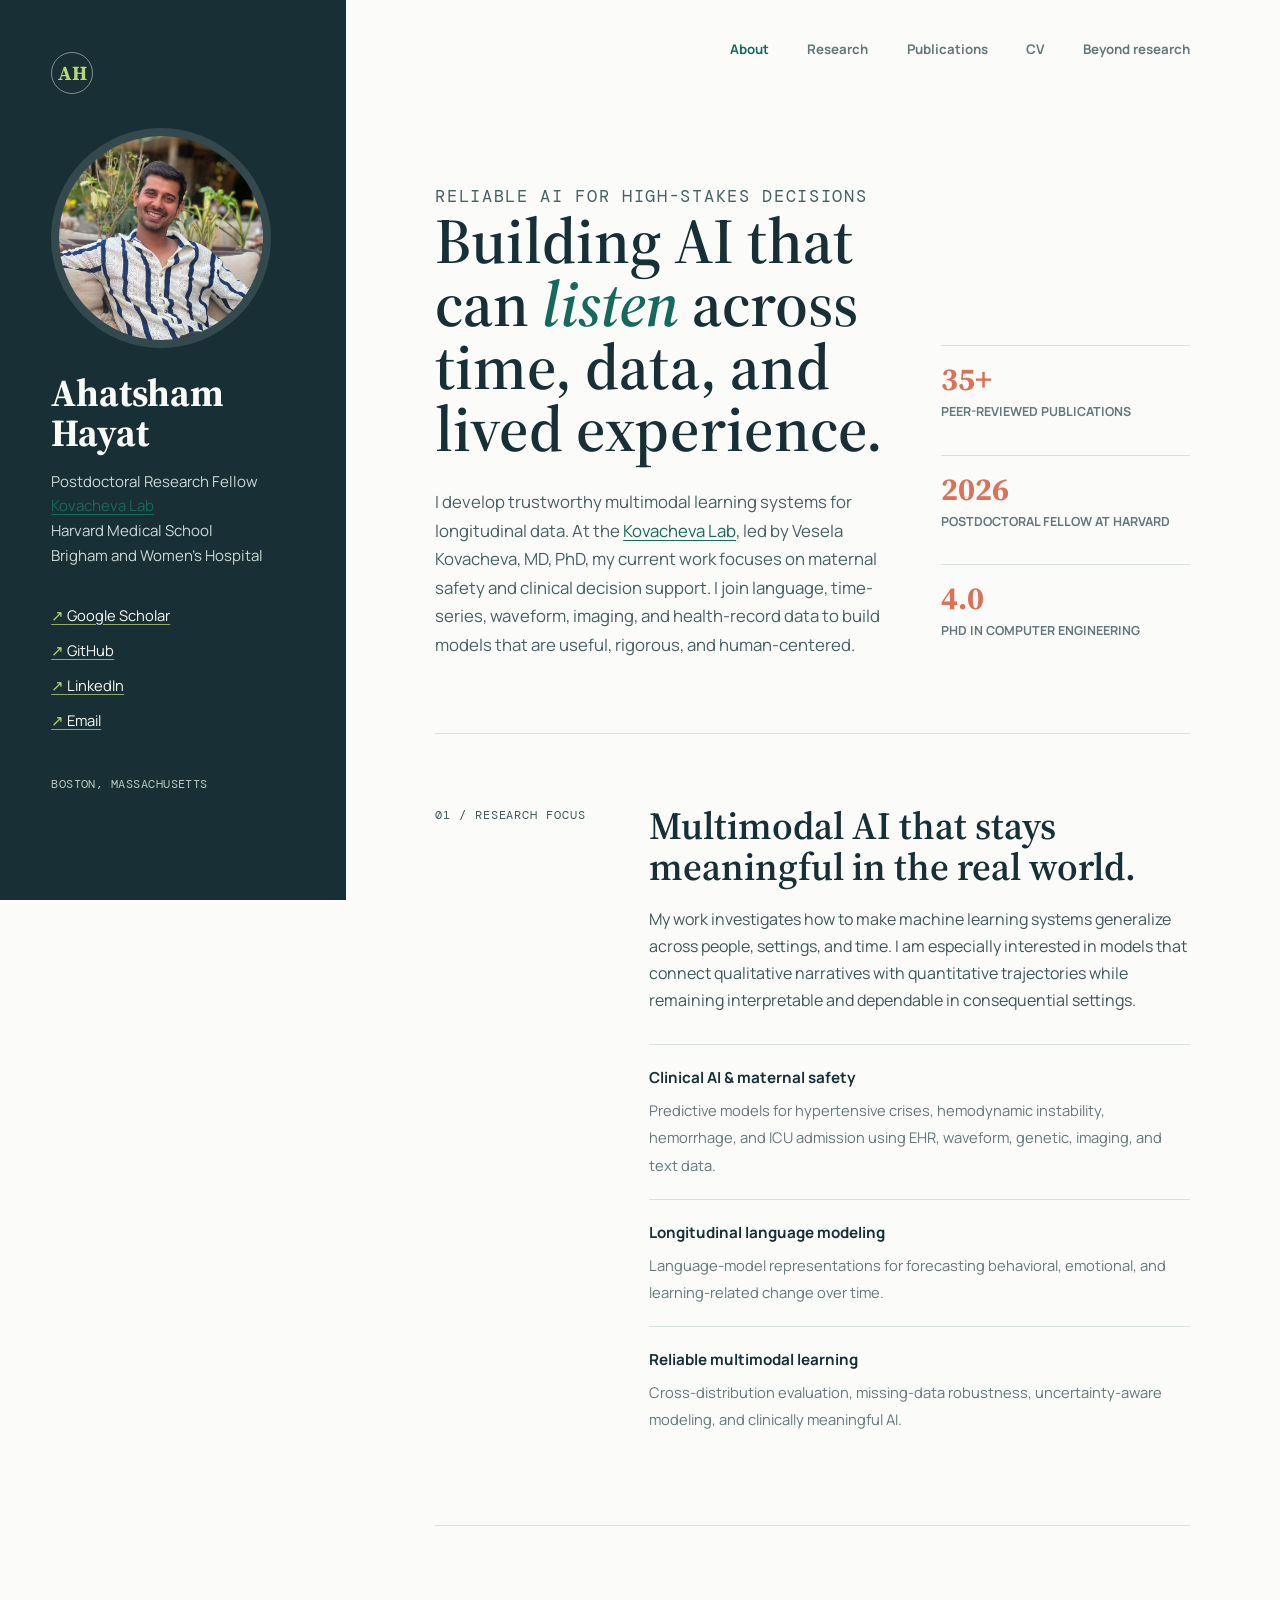
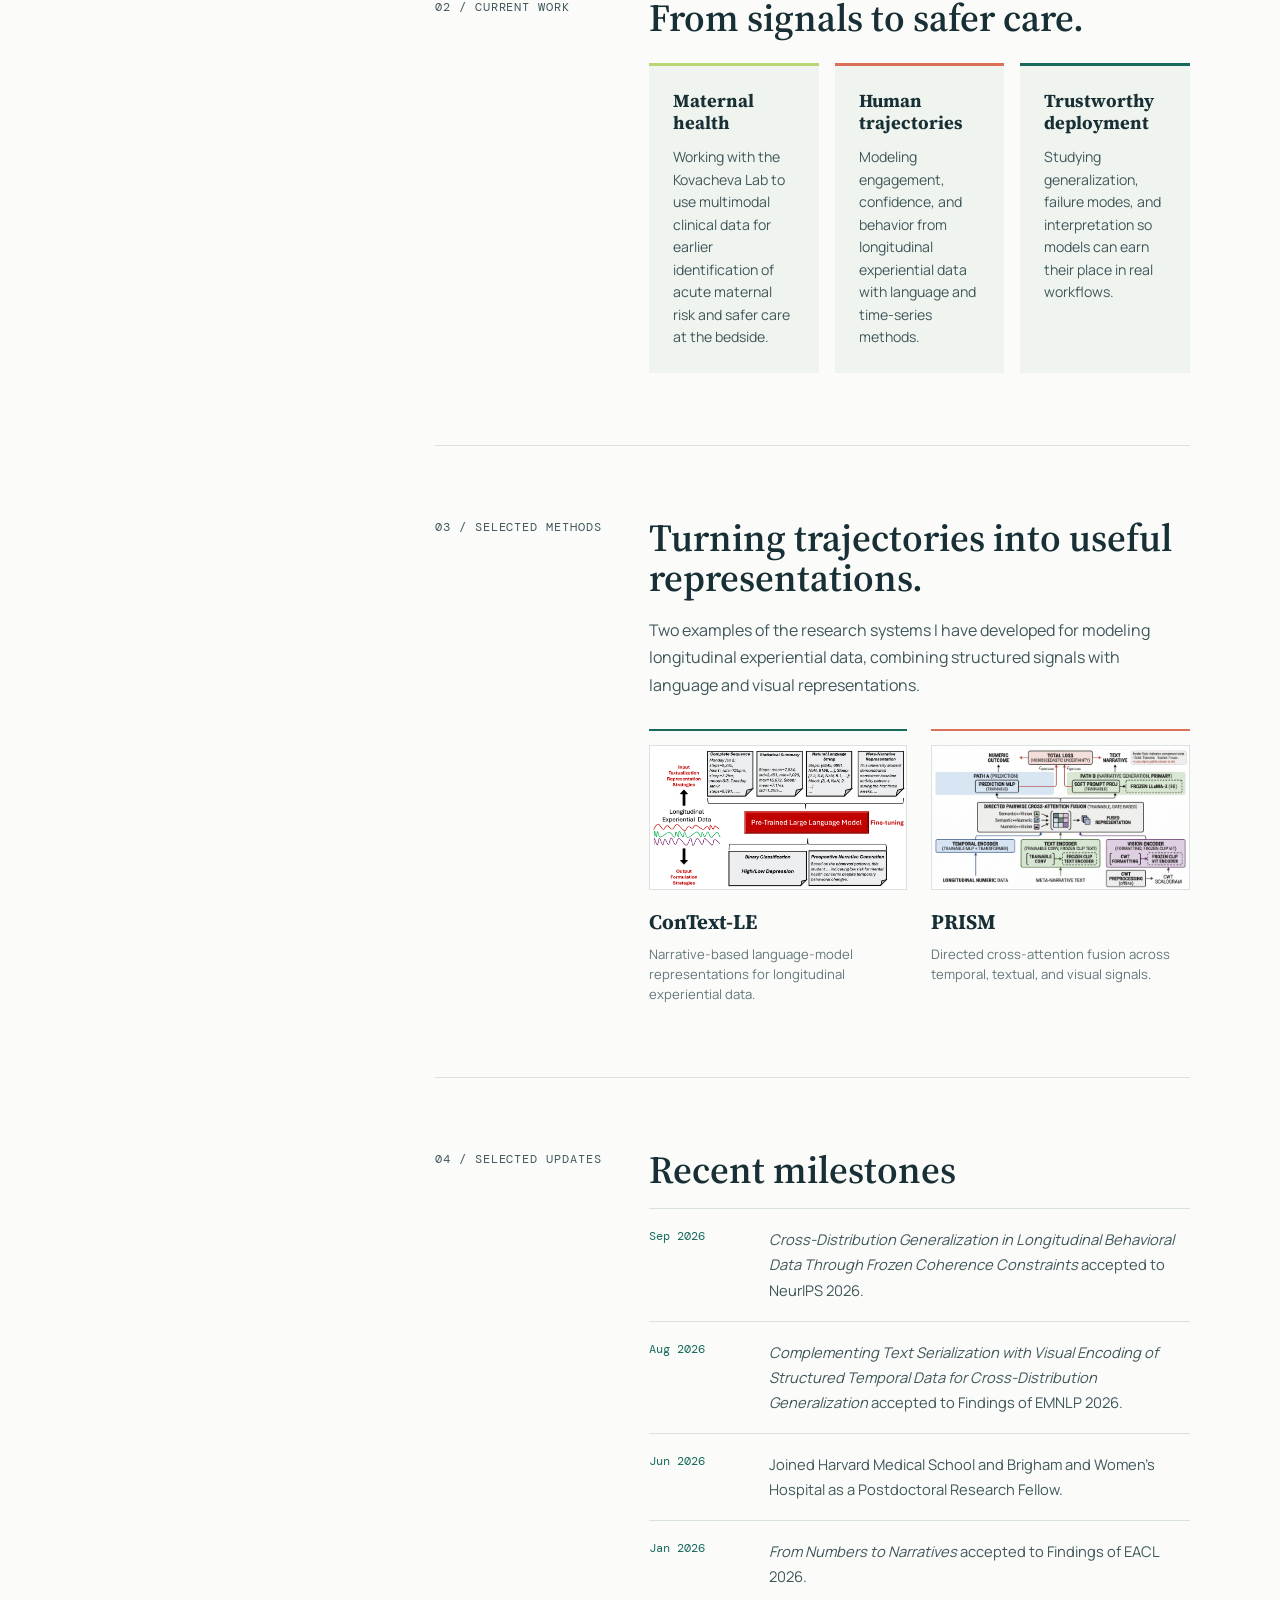
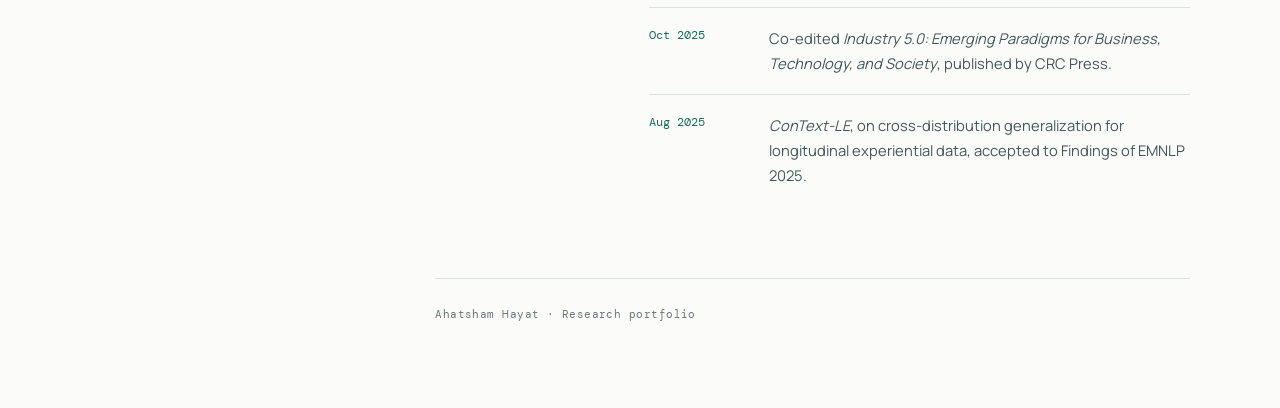
<file: index.html>
<!DOCTYPE html>
<html lang="en">
<head>
    <meta charset="UTF-8">
    <meta name="viewport" content="width=device-width, initial-scale=1.0">
    <meta name="description" content="Ahatsham Hayat is a postdoctoral research fellow building reliable multimodal AI systems for clinical and longitudinal data.">
    <title>Ahatsham Hayat | Researcher in AI</title>
    <link rel="stylesheet" href="styles.css">
</head>
<body>
    <div class="site-shell">
        <aside class="profile-panel">
            <span class="monogram" aria-hidden="true">AH</span>
            <img src="ahatsham.jpeg" alt="Portrait of Ahatsham Hayat" class="profile-photo">
            <h1>Ahatsham<br>Hayat</h1>
            <p class="role">Postdoctoral Research Fellow<br><a href="https://kovachevalab.bwh.harvard.edu/" target="_blank" rel="noopener noreferrer">Kovacheva Lab</a><br>Harvard Medical School<br>Brigham and Women's Hospital</p>
            <div class="profile-links">
                <a href="https://scholar.google.com/citations?user=P-MrocsAAAAJ&amp;hl=en" target="_blank" rel="noopener noreferrer">Google Scholar</a>
                <a href="https://github.com/Ahatsham" target="_blank" rel="noopener noreferrer">GitHub</a>
                <a href="https://www.linkedin.com/in/ahatsham-hayat-a344bb59" target="_blank" rel="noopener noreferrer">LinkedIn</a>
                <a href="mailto:afnu@bwh.harvard.edu">Email</a>
            </div>
            <p class="panel-note">Boston, Massachusetts</p>
        </aside>
        <div class="content-panel">
            <nav class="site-nav" aria-label="Primary navigation">
                <a href="index.html" aria-current="page">About</a>
                <a href="research.html">Research</a>
                <a href="publications.html">Publications</a>
                <a href="Ahatsham_CV.pdf" target="_blank" rel="noopener noreferrer">CV</a>
                <a href="about.html">Beyond research</a>
            </nav>
            <main class="site-main">
                <section class="hero">
                    <div class="hero-copy">
                        <p class="eyebrow">Reliable AI for high-stakes decisions</p>
                        <h1>Building AI that can <em>listen</em> across time, data, and lived experience.</h1>
                        <p>I develop trustworthy multimodal learning systems for longitudinal data. At the <a href="https://kovachevalab.bwh.harvard.edu/" target="_blank" rel="noopener noreferrer">Kovacheva Lab</a>, led by Vesela Kovacheva, MD, PhD, my current work focuses on maternal safety and clinical decision support. I join language, time-series, waveform, imaging, and health-record data to build models that are useful, rigorous, and human-centered.</p>
                    </div>
                    <div class="hero-stats" aria-label="Career highlights">
                        <div class="stat"><strong>35+</strong><span>Peer-reviewed publications</span></div>
                        <div class="stat"><strong>2026</strong><span>Postdoctoral fellow at Harvard</span></div>
                        <div class="stat"><strong>4.0</strong><span>PhD in Computer Engineering</span></div>
                    </div>
                </section>
                <section class="section">
                    <div class="section-grid">
                        <p class="section-kicker">01 / Research focus</p>
                        <div>
                            <h2>Multimodal AI that stays meaningful in the real world.</h2>
                            <p>My work investigates how to make machine learning systems generalize across people, settings, and time. I am especially interested in models that connect qualitative narratives with quantitative trajectories while remaining interpretable and dependable in consequential settings.</p>
                            <ul class="research-list">
                                <li><strong>Clinical AI &amp; maternal safety</strong><span>Predictive models for hypertensive crises, hemodynamic instability, hemorrhage, and ICU admission using EHR, waveform, genetic, imaging, and text data.</span></li>
                                <li><strong>Longitudinal language modeling</strong><span>Language-model representations for forecasting behavioral, emotional, and learning-related change over time.</span></li>
                                <li><strong>Reliable multimodal learning</strong><span>Cross-distribution evaluation, missing-data robustness, uncertainty-aware modeling, and clinically meaningful AI.</span></li>
                            </ul>
                        </div>
                    </div>
                </section>
                <section class="section">
                    <div class="section-grid">
                        <p class="section-kicker">02 / Current work</p>
                        <div>
                            <h2>From signals to safer care.</h2>
                            <div class="feature-grid">
                                <article class="feature"><h3>Maternal health</h3><p>Working with the Kovacheva Lab to use multimodal clinical data for earlier identification of acute maternal risk and safer care at the bedside.</p></article>
                                <article class="feature"><h3>Human trajectories</h3><p>Modeling engagement, confidence, and behavior from longitudinal experiential data with language and time-series methods.</p></article>
                                <article class="feature"><h3>Trustworthy deployment</h3><p>Studying generalization, failure modes, and interpretation so models can earn their place in real workflows.</p></article>
                            </div>
                        </div>
                    </div>
                </section>
                <section class="section">
                    <div class="section-grid">
                        <p class="section-kicker">03 / Selected methods</p>
                        <div>
                            <h2>Turning trajectories into useful representations.</h2>
                            <p>Two examples of the research systems I have developed for modeling longitudinal experiential data, combining structured signals with language and visual representations.</p>
                            <div class="methods-grid">
                                <figure class="method-figure">
                                    <img src="ConText-LE-Framework.jpg" alt="ConText-LE framework for representing longitudinal experiential data with language models">
                                    <figcaption><strong>ConText-LE</strong><span>Narrative-based language-model representations for longitudinal experiential data.</span></figcaption>
                                </figure>
                                <figure class="method-figure">
                                    <img src="PRSIM.png" alt="PRISM multimodal architecture combining temporal, text, and visual encoders">
                                    <figcaption><strong>PRISM</strong><span>Directed cross-attention fusion across temporal, textual, and visual signals.</span></figcaption>
                                </figure>
                            </div>
                        </div>
                    </div>
                </section>
                <section class="section">
                    <div class="section-grid">
                        <p class="section-kicker">04 / Selected updates</p>
                        <div>
                            <h2>Recent milestones</h2>
                            <ul class="updates">
                                <li><time datetime="2026-9">Sep 2026</time><span><em>Cross-Distribution Generalization in Longitudinal Behavioral Data Through Frozen Coherence Constraints</em> accepted to NeurIPS 2026.</span></li>
                                <li><time datetime="2026-8">Aug 2026</time><span><em>Complementing Text Serialization with Visual Encoding of Structured Temporal Data for Cross-Distribution Generalization</em> accepted to Findings of EMNLP 2026.</span></li>
                                <li><time datetime="2026-06">Jun 2026</time><span>Joined Harvard Medical School and Brigham and Women's Hospital as a Postdoctoral Research Fellow.</span></li>
                                <li><time datetime="2026-01">Jan 2026</time><span><em>From Numbers to Narratives</em> accepted to Findings of EACL 2026.</span></li>
                                <li><time datetime="2025-10">Oct 2025</time><span>Co-edited <em>Industry 5.0: Emerging Paradigms for Business, Technology, and Society</em>, published by CRC Press.</span></li>
                                <li><time datetime="2025-08">Aug 2025</time><span><em>ConText-LE</em>, on cross-distribution generalization for longitudinal experiential data, accepted to Findings of EMNLP 2025.</span></li>
                            </ul>
                        </div>
                    </div>
                </section>
                <footer class="site-footer">Ahatsham Hayat &middot; Research portfolio</footer>
            </main>
        </div>
    </div>
</body>
</html>
</file>
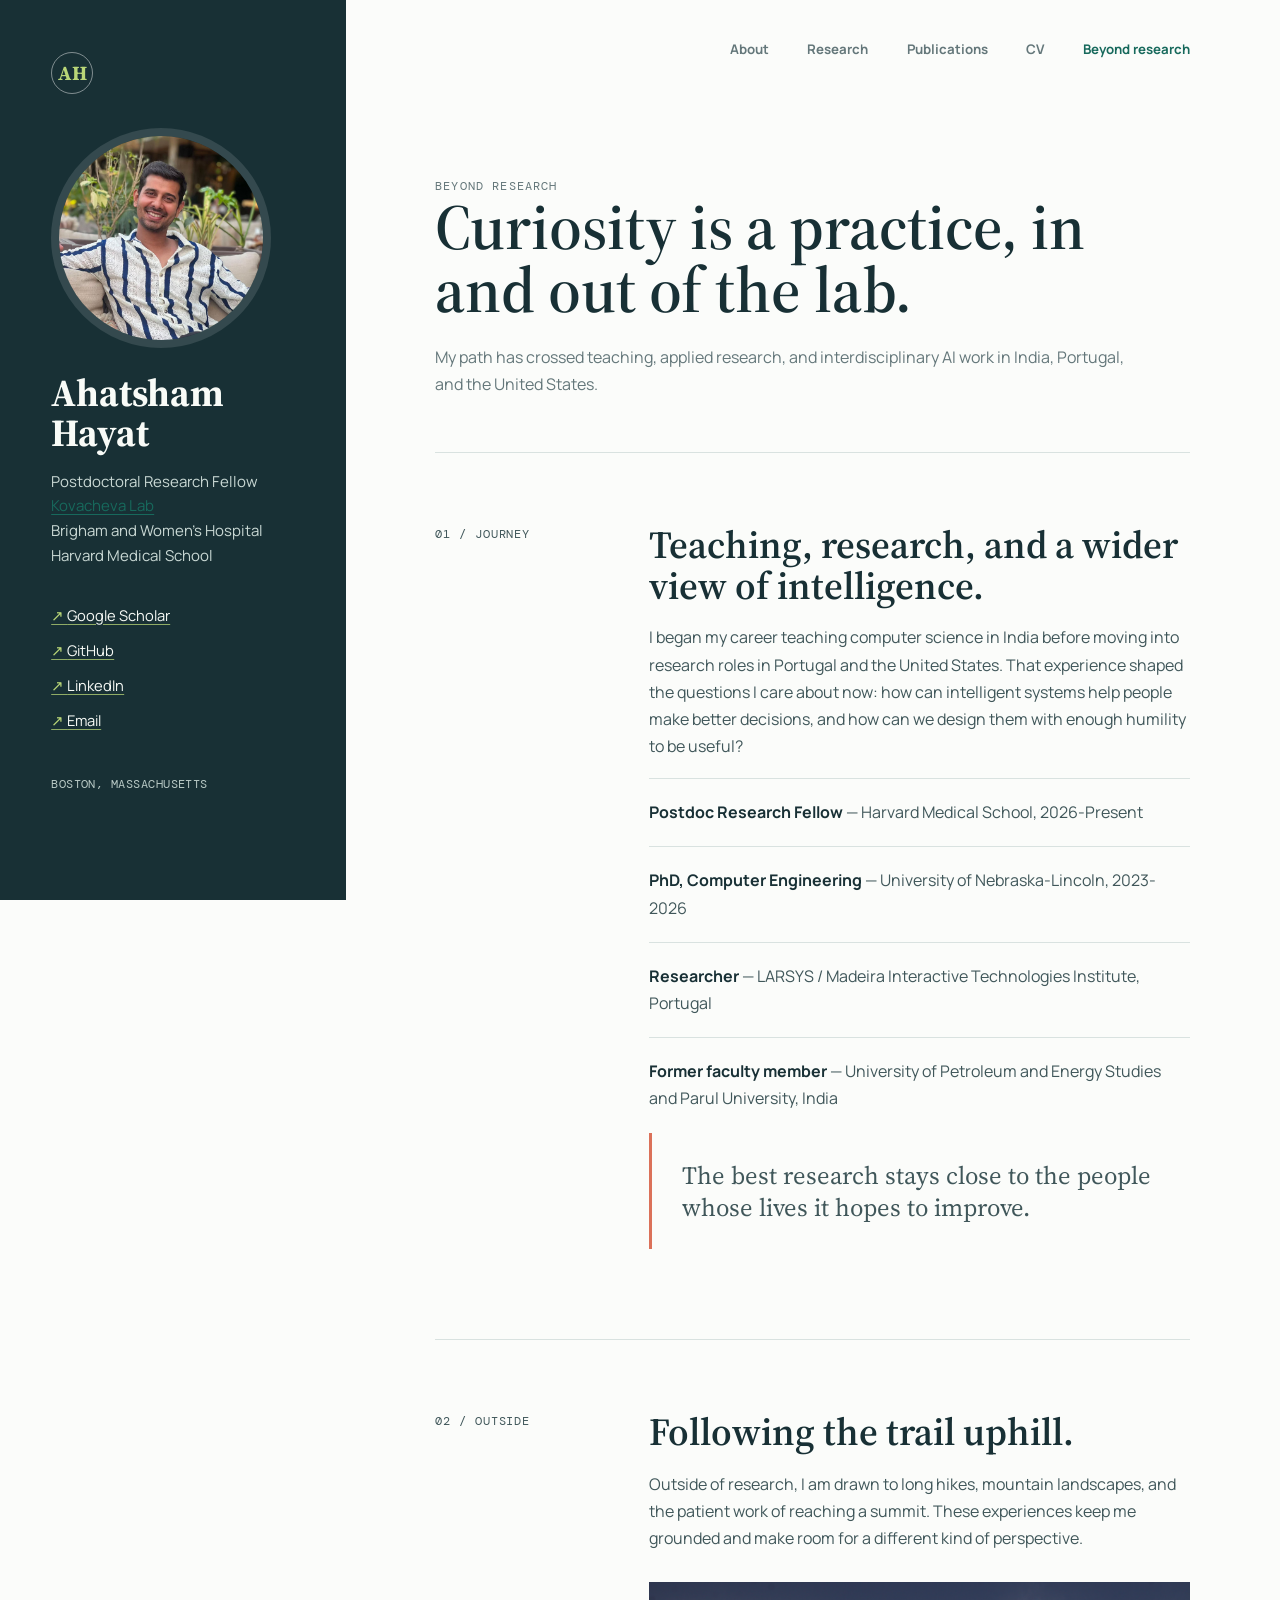
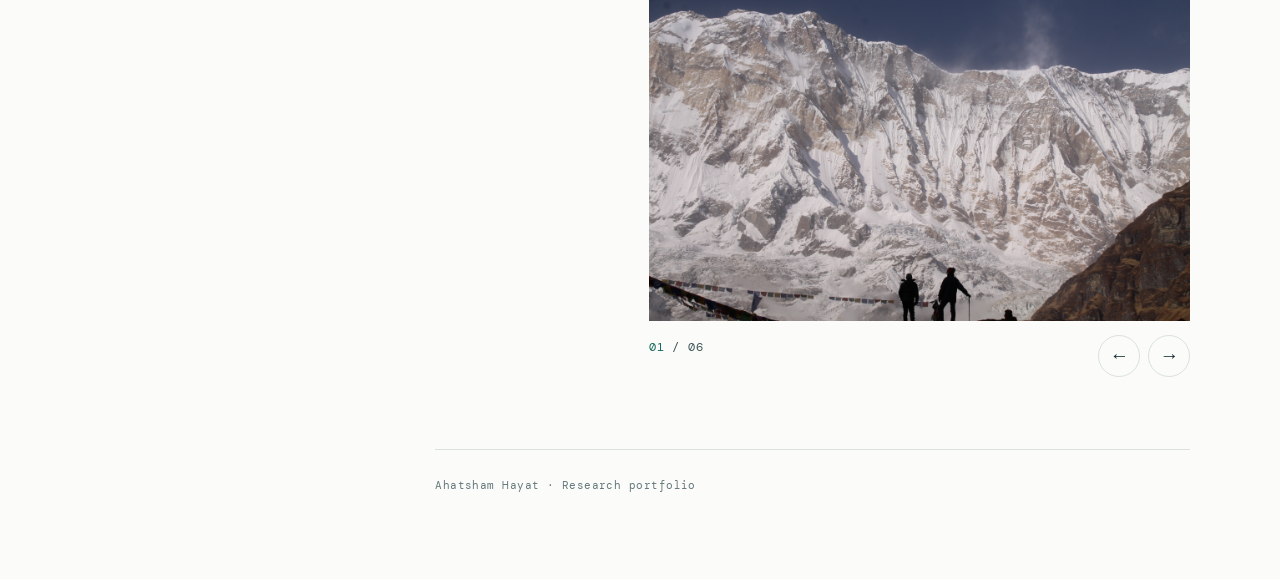
<file: about.html>
<!DOCTYPE html>
<html lang="en">
<head>
    <meta charset="UTF-8">
    <meta name="viewport" content="width=device-width, initial-scale=1.0">
    <meta name="description" content="Academic journey and outdoor pursuits of Ahatsham Hayat.">
    <title>Beyond Research | Ahatsham Hayat</title>
    <link rel="stylesheet" href="styles.css">
</head>
<body>
    <div class="site-shell">
        <aside class="profile-panel">
            <span class="monogram" aria-hidden="true">AH</span>
            <img src="ahatsham.jpeg" alt="Portrait of Ahatsham Hayat" class="profile-photo">
            <h1>Ahatsham<br>Hayat</h1>
            <p class="role">Postdoctoral Research Fellow<br><a href="https://kovachevalab.bwh.harvard.edu/" target="_blank" rel="noopener noreferrer">Kovacheva Lab</a><br>Brigham and Women's Hospital<br>Harvard Medical School</p>
            <div class="profile-links">
                <a href="https://scholar.google.com/citations?user=P-MrocsAAAAJ&amp;hl=en" target="_blank" rel="noopener noreferrer">Google Scholar</a>
                <a href="https://github.com/Ahatsham" target="_blank" rel="noopener noreferrer">GitHub</a>
                <a href="https://www.linkedin.com/in/ahatsham-hayat-a344bb59" target="_blank" rel="noopener noreferrer">LinkedIn</a>
                <a href="mailto:afnu@bwh.harvard.edu">Email</a>
            </div>
            <p class="panel-note">Boston, Massachusetts</p>
        </aside>
        <div class="content-panel">
            <nav class="site-nav" aria-label="Primary navigation">
                <a href="index.html">About</a>
                <a href="research.html">Research</a>
                <a href="publications.html">Publications</a>
                <a href="Ahatsham_CV.pdf" target="_blank" rel="noopener noreferrer">CV</a>
                <a href="about.html" aria-current="page">Beyond research</a>
            </nav>
            <main class="site-main">
                <header class="page-title">
                    <p class="eyebrow">Beyond research</p>
                    <h1>Curiosity is a practice, in and out of the lab.</h1>
                    <p>My path has crossed teaching, applied research, and interdisciplinary AI work in India, Portugal, and the United States.</p>
                </header>
                <section class="section">
                    <div class="section-grid">
                        <p class="section-kicker">01 / Journey</p>
                        <div>
                            <h2>Teaching, research, and a wider view of intelligence.</h2>
                            <p>I began my career teaching computer science in India before moving into research roles in Portugal and the United States. That experience shaped the questions I care about now: how can intelligent systems help people make better decisions, and how can we design them with enough humility to be useful?</p>
                            <ul class="detail-list">
                                <li><strong>Postdoc Research Fellow</strong> &mdash; Harvard Medical School, 2026-Present</li>
                                <li><strong>PhD, Computer Engineering</strong> &mdash; University of Nebraska-Lincoln, 2023-2026</li>
                                <li><strong>Researcher</strong> &mdash; LARSYS / Madeira Interactive Technologies Institute, Portugal</li>
                                <li><strong>Former faculty member</strong> &mdash; University of Petroleum and Energy Studies and Parul University, India</li>
                            </ul>
                            <p class="pull-quote">The best research stays close to the people whose lives it hopes to improve.</p>
                        </div>
                    </div>
                </section>
                <section class="section">
                    <div class="section-grid">
                        <p class="section-kicker">02 / Outside</p>
                        <div>
                            <h2>Following the trail uphill.</h2>
                            <p>Outside of research, I am drawn to long hikes, mountain landscapes, and the patient work of reaching a summit. These experiences keep me grounded and make room for a different kind of perspective.</p>
                            <div class="trail-carousel" data-slider aria-roledescription="carousel" aria-label="Mountain and hiking photographs">
                                <div class="trail-viewport">
                                    <div class="trail-track">
                                        <figure class="trail-slide"><img src="Image-3.JPG" alt="Hikers in a green field overlooking a town"></figure>
                                        <figure class="trail-slide"><img src="Ahatsham_24.jpg" alt="Ahatsham Hayat on a mountain summit"></figure>
                                        <figure class="trail-slide"><img src="Image-1.jpg" alt="Mountain landscape viewed during a hike"></figure>
                                        <figure class="trail-slide"><img src="10.jpg" alt="Mountain slope with a snow patch"></figure>
                                        <figure class="trail-slide"><img src="Image-2.jpg" alt="Mountain landscape during a hike"></figure>
                                        <figure class="trail-slide"><img src="Ahatsham_8.jpg" alt="Hikers framed by mountain scenery"></figure>
                                    </div>
                                </div>
                                <div class="trail-controls">
                                    <p class="trail-count" aria-live="polite"><span data-slide-current>01</span> / 06</p>
                                    <div>
                                        <button class="trail-button" type="button" data-slider-previous aria-label="Previous photograph">&#8592;</button>
                                        <button class="trail-button" type="button" data-slider-next aria-label="Next photograph">&#8594;</button>
                                    </div>
                                </div>
                            </div>
                        </div>
                    </div>
                </section>
                <footer class="site-footer">Ahatsham Hayat &middot; Research portfolio</footer>
            </main>
        </div>
    </div>
    <script src="about-slider.js"></script>
</body>
</html>
</file>
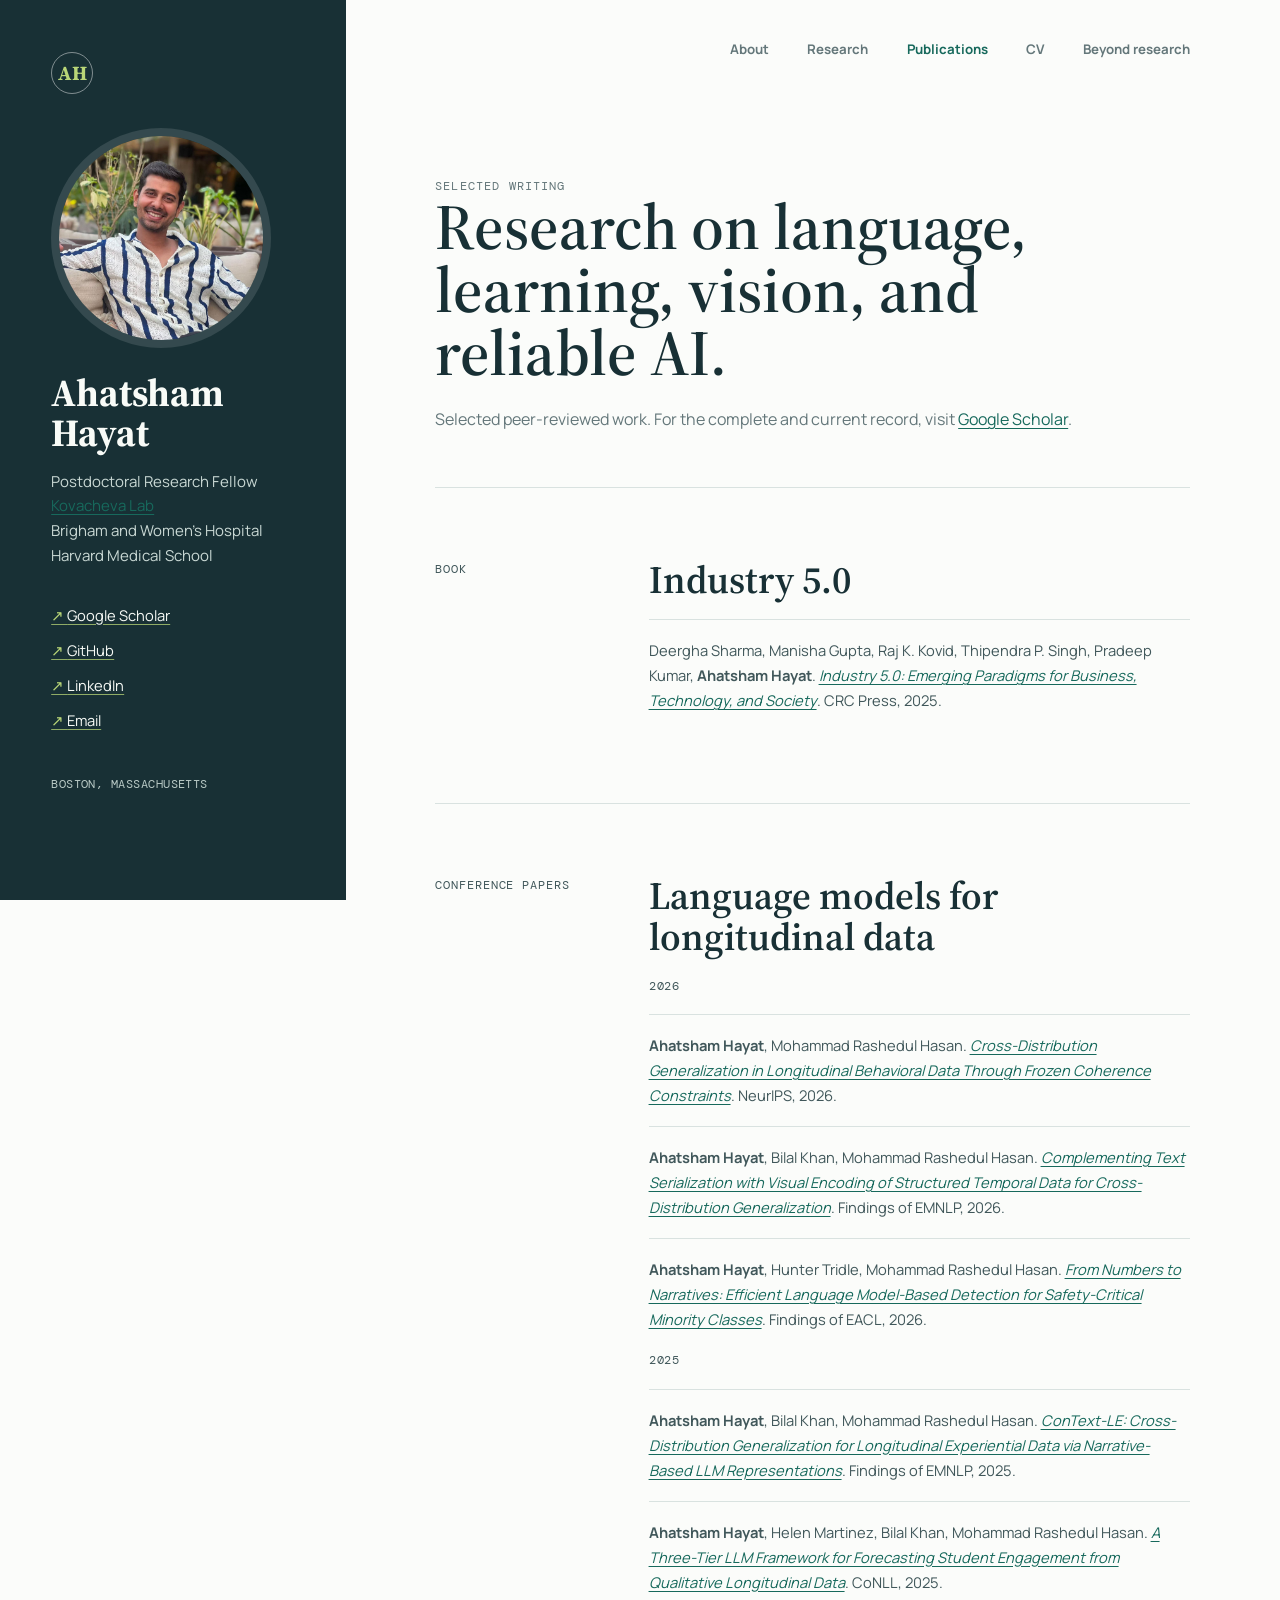
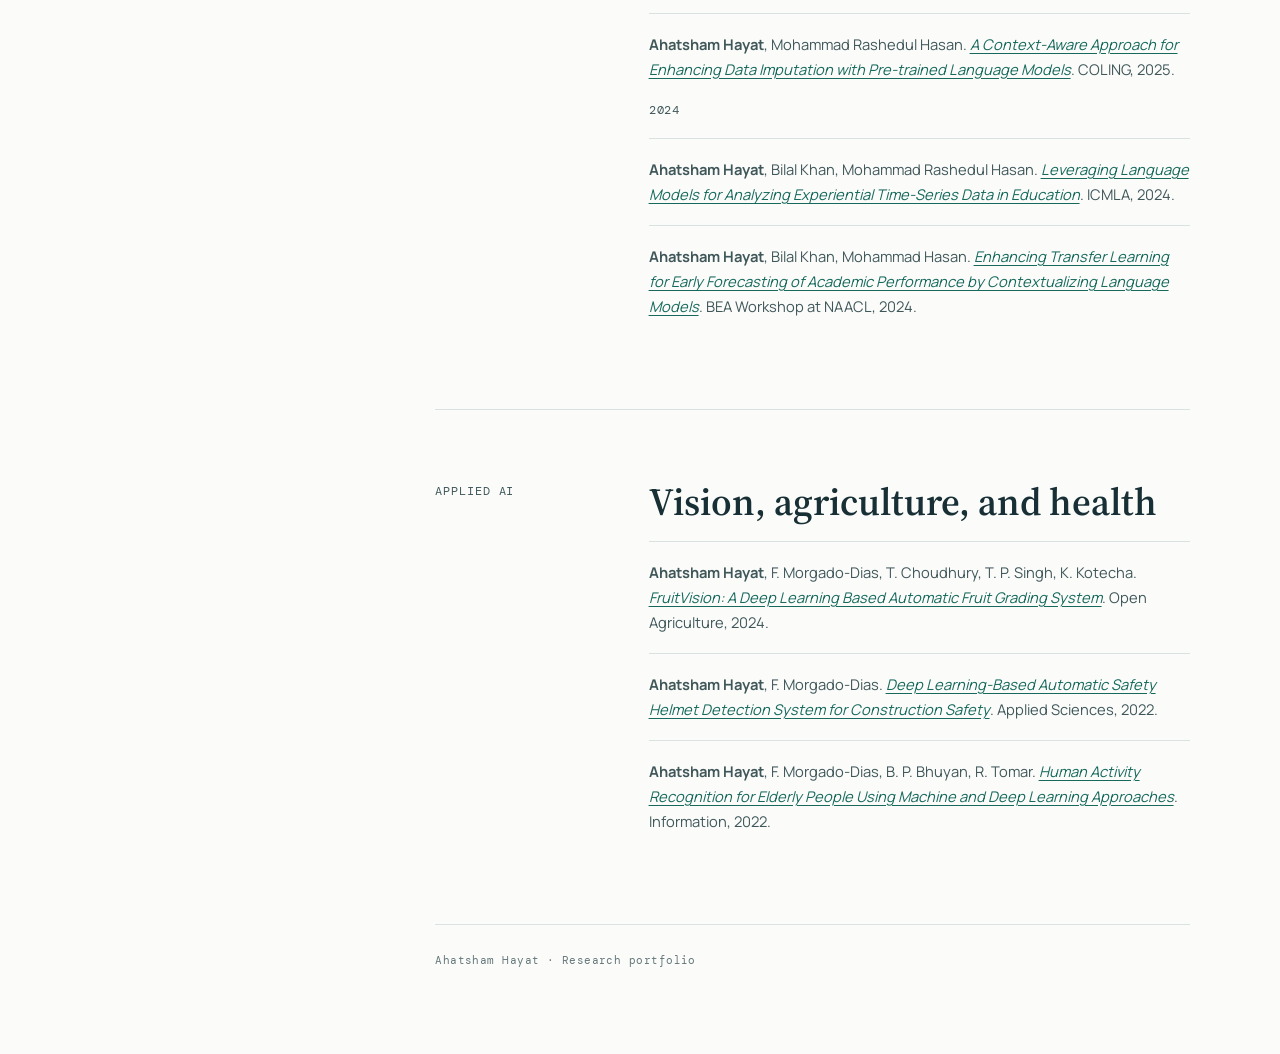
<file: publications.html>
<!DOCTYPE html>
<html lang="en">
<head>
    <meta charset="UTF-8">
    <meta name="viewport" content="width=device-width, initial-scale=1.0">
    <meta name="description" content="Selected publications by Ahatsham Hayat in AI, natural language processing, and multimodal learning.">
    <title>Publications | Ahatsham Hayat</title>
    <link rel="stylesheet" href="styles.css">
</head>
<body>
    <div class="site-shell">
        <aside class="profile-panel">
            <span class="monogram" aria-hidden="true">AH</span>
            <img src="ahatsham.jpeg" alt="Portrait of Ahatsham Hayat" class="profile-photo">
            <h1>Ahatsham<br>Hayat</h1>
            <p class="role">Postdoctoral Research Fellow<br><a href="https://kovachevalab.bwh.harvard.edu/" target="_blank" rel="noopener noreferrer">Kovacheva Lab</a><br>Brigham and Women's Hospital<br>Harvard Medical School</p>
            <div class="profile-links">
                <a href="https://scholar.google.com/citations?user=P-MrocsAAAAJ&amp;hl=en" target="_blank" rel="noopener noreferrer">Google Scholar</a>
                <a href="https://github.com/Ahatsham" target="_blank" rel="noopener noreferrer">GitHub</a>
                <a href="https://www.linkedin.com/in/ahatsham-hayat-a344bb59" target="_blank" rel="noopener noreferrer">LinkedIn</a>
                <a href="mailto:afnu@bwh.harvard.edu">Email</a>
            </div>
            <p class="panel-note">Boston, Massachusetts</p>
        </aside>
        <div class="content-panel">
            <nav class="site-nav" aria-label="Primary navigation">
                <a href="index.html">About</a>
                <a href="research.html">Research</a>
                <a href="publications.html" aria-current="page">Publications</a>
                <a href="Ahatsham_CV.pdf" target="_blank" rel="noopener noreferrer">CV</a>
                <a href="about.html">Beyond research</a>
            </nav>
            <main class="site-main">
                <header class="page-title">
                    <p class="eyebrow">Selected writing</p>
                    <h1>Research on language, learning, vision, and reliable AI.</h1>
                    <p>Selected peer-reviewed work. For the complete and current record, visit <a href="https://scholar.google.com/citations?user=P-MrocsAAAAJ&amp;hl=en" target="_blank" rel="noopener noreferrer">Google Scholar</a>.</p>
                </header>
                <section class="section">
                    <div class="section-grid">
                        <p class="section-kicker">Book</p>
                        <div>
                            <h2>Industry 5.0</h2>
                            <ul class="publication-list">
                                <li>Deergha Sharma, Manisha Gupta, Raj K. Kovid, Thipendra P. Singh, Pradeep Kumar, <strong>Ahatsham Hayat</strong>. <a href="https://books.google.co.in/books?hl=en&amp;lr=&amp;id=5O2VEQAAQBAJ" target="_blank" rel="noopener noreferrer"><em>Industry 5.0: Emerging Paradigms for Business, Technology, and Society</em></a>. CRC Press, 2025.</li>
                            </ul>
                        </div>
                    </div>
                </section>
                <section class="section">
                    <div class="section-grid">
                        <p class="section-kicker">Conference papers</p>
                        <div>
                            <h2>Language models for longitudinal data</h2>
                            <p class="publication-year">2026</p>
                            <ul class="publication-list">
                                <li><strong>Ahatsham Hayat</strong>, Mohammad Rashedul Hasan. <a href="https://neurips.cc/Conferences/2026" target="_blank" rel="noopener noreferrer"><em>Cross-Distribution Generalization in Longitudinal Behavioral Data Through Frozen Coherence Constraints</em></a>. NeurIPS, 2026.</li>
                                <li><strong>Ahatsham Hayat</strong>, Bilal Khan, Mohammad Rashedul Hasan. <a href="https://2026.emnlp.org/" target="_blank" rel="noopener noreferrer"><em>Complementing Text Serialization with Visual Encoding of Structured Temporal Data for Cross-Distribution Generalization</em></a>. Findings of EMNLP, 2026.</li>
                                <li><strong>Ahatsham Hayat</strong>, Hunter Tridle, Mohammad Rashedul Hasan. <a href="https://2026.eacl.org/" target="_blank" rel="noopener noreferrer"><em>From Numbers to Narratives: Efficient Language Model-Based Detection for Safety-Critical Minority Classes</em></a>. Findings of EACL, 2026.</li>
                            </ul>
                            <p class="publication-year">2025</p>
                            <ul class="publication-list">
                                <li><strong>Ahatsham Hayat</strong>, Bilal Khan, Mohammad Rashedul Hasan. <a href="https://2025.emnlp.org/" target="_blank" rel="noopener noreferrer"><em>ConText-LE: Cross-Distribution Generalization for Longitudinal Experiential Data via Narrative-Based LLM Representations</em></a>. Findings of EMNLP, 2025.</li>
                                <li><strong>Ahatsham Hayat</strong>, Helen Martinez, Bilal Khan, Mohammad Rashedul Hasan. <a href="https://aclanthology.org/2025.conll-1.22/" target="_blank" rel="noopener noreferrer"><em>A Three-Tier LLM Framework for Forecasting Student Engagement from Qualitative Longitudinal Data</em></a>. CoNLL, 2025.</li>
                                <li><strong>Ahatsham Hayat</strong>, Mohammad Rashedul Hasan. <a href="https://aclanthology.org/2025.coling-main.380/" target="_blank" rel="noopener noreferrer"><em>A Context-Aware Approach for Enhancing Data Imputation with Pre-trained Language Models</em></a>. COLING, 2025.</li>
                            </ul>
                            <p class="publication-year">2024</p>
                            <ul class="publication-list">
                                <li><strong>Ahatsham Hayat</strong>, Bilal Khan, Mohammad Rashedul Hasan. <a href="https://arxiv.org/pdf/2503.21617" target="_blank" rel="noopener noreferrer"><em>Leveraging Language Models for Analyzing Experiential Time-Series Data in Education</em></a>. ICMLA, 2024.</li>
                                <li><strong>Ahatsham Hayat</strong>, Bilal Khan, Mohammad Hasan. <a href="https://aclanthology.org/2024.bea-1.13/" target="_blank" rel="noopener noreferrer"><em>Enhancing Transfer Learning for Early Forecasting of Academic Performance by Contextualizing Language Models</em></a>. BEA Workshop at NAACL, 2024.</li>
                            </ul>
                        </div>
                    </div>
                </section>
                <section class="section">
                    <div class="section-grid">
                        <p class="section-kicker">Applied AI</p>
                        <div>
                            <h2>Vision, agriculture, and health</h2>
                            <ul class="publication-list">
                                <li><strong>Ahatsham Hayat</strong>, F. Morgado-Dias, T. Choudhury, T. P. Singh, K. Kotecha. <a href="https://doi.org/10.1515/opag-2022-0276" target="_blank" rel="noopener noreferrer"><em>FruitVision: A Deep Learning Based Automatic Fruit Grading System</em></a>. Open Agriculture, 2024.</li>
                                <li><strong>Ahatsham Hayat</strong>, F. Morgado-Dias. <a href="https://doi.org/10.3390/app12168268" target="_blank" rel="noopener noreferrer"><em>Deep Learning-Based Automatic Safety Helmet Detection System for Construction Safety</em></a>. Applied Sciences, 2022.</li>
                                <li><strong>Ahatsham Hayat</strong>, F. Morgado-Dias, B. P. Bhuyan, R. Tomar. <a href="https://doi.org/10.3390/info13060275" target="_blank" rel="noopener noreferrer"><em>Human Activity Recognition for Elderly People Using Machine and Deep Learning Approaches</em></a>. Information, 2022.</li>
                            </ul>
                        </div>
                    </div>
                </section>
                <footer class="site-footer">Ahatsham Hayat &middot; Research portfolio</footer>
            </main>
        </div>
    </div>
</body>
</html>
</file>
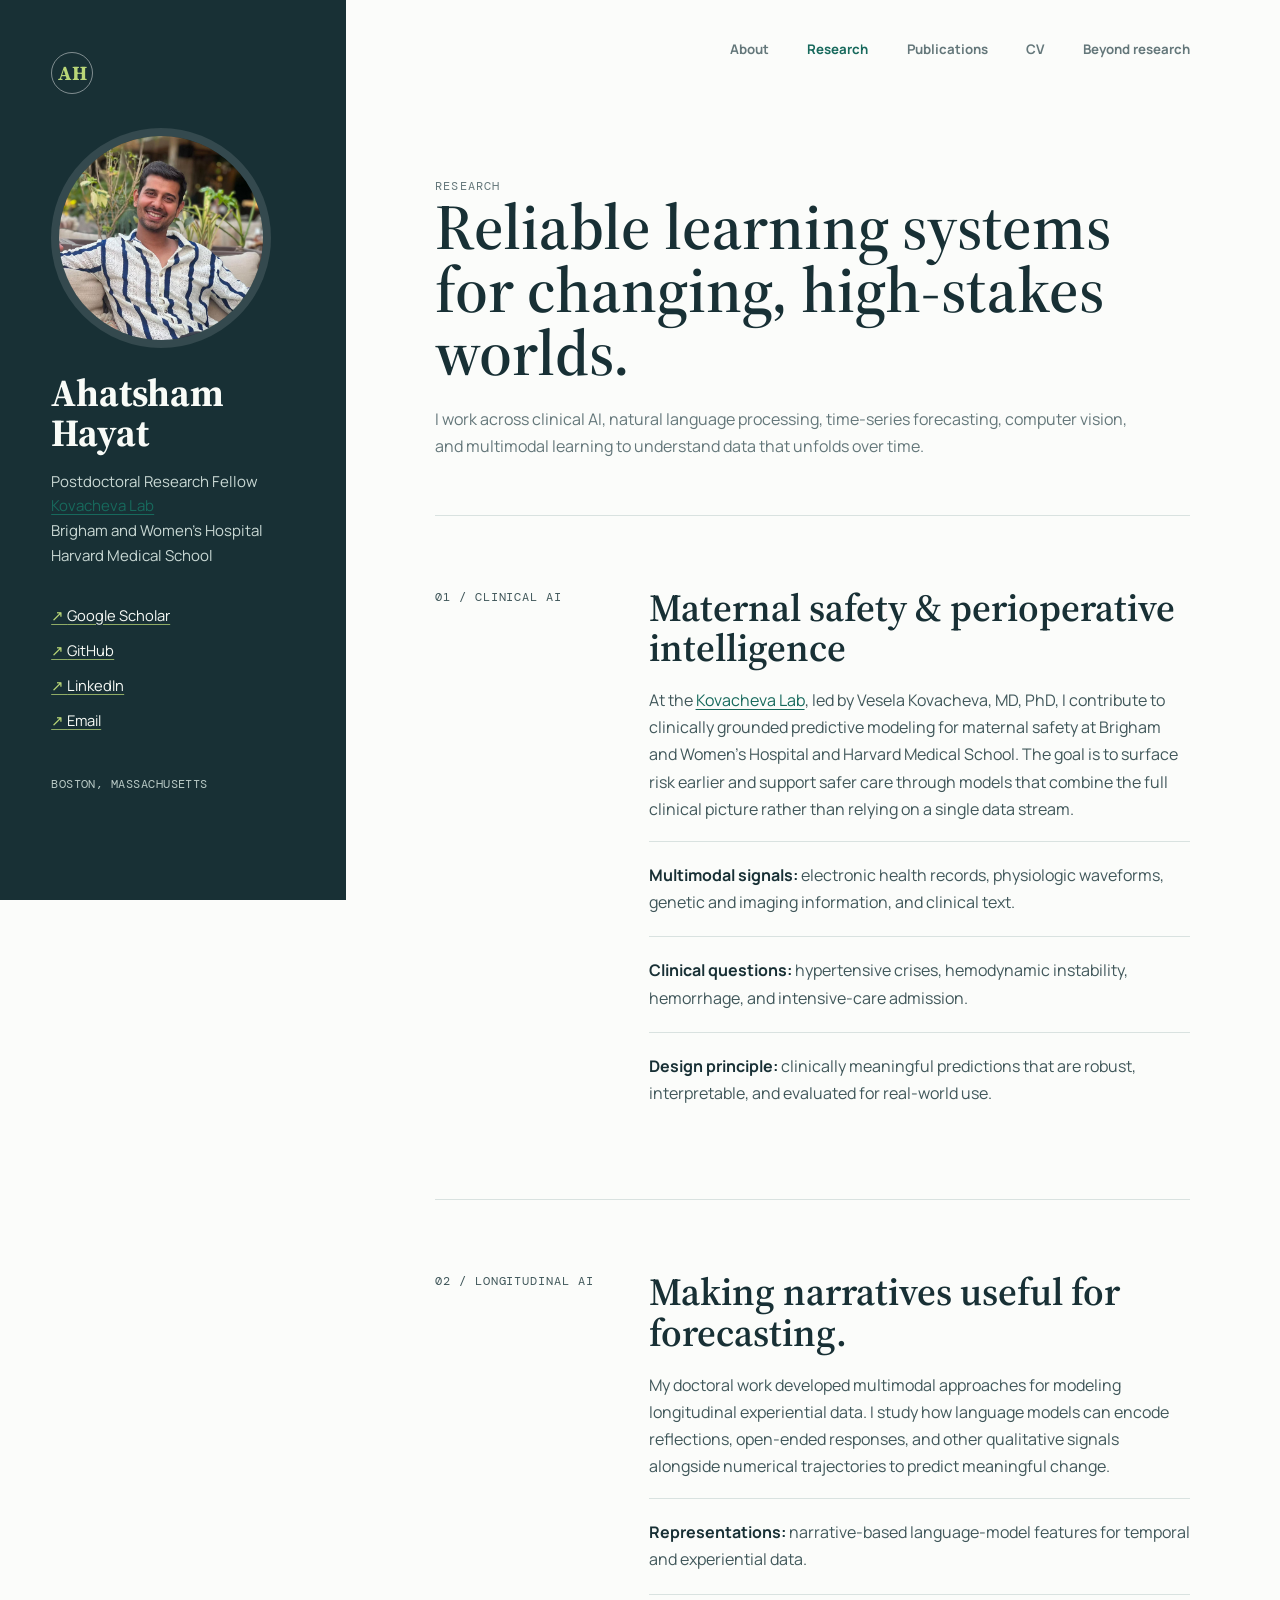
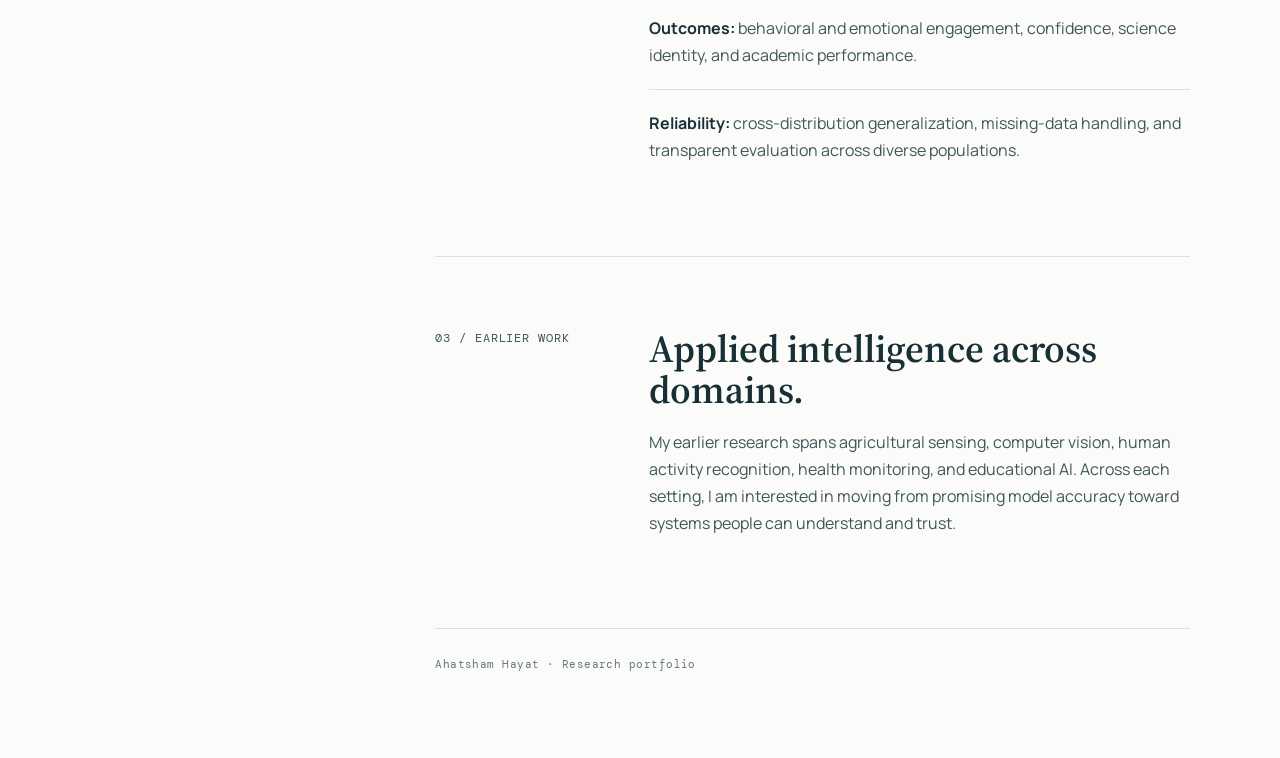
<file: research.html>
<!DOCTYPE html>
<html lang="en">
<head>
    <meta charset="UTF-8">
    <meta name="viewport" content="width=device-width, initial-scale=1.0">
    <meta name="description" content="Research by Ahatsham Hayat in clinical AI, longitudinal language modeling, and reliable multimodal learning.">
    <title>Research | Ahatsham Hayat</title>
    <link rel="stylesheet" href="styles.css">
</head>
<body>
    <div class="site-shell">
        <aside class="profile-panel">
            <span class="monogram" aria-hidden="true">AH</span>
            <img src="ahatsham.jpeg" alt="Portrait of Ahatsham Hayat" class="profile-photo">
            <h1>Ahatsham<br>Hayat</h1>
            <p class="role">Postdoctoral Research Fellow<br><a href="https://kovachevalab.bwh.harvard.edu/" target="_blank" rel="noopener noreferrer">Kovacheva Lab</a><br>Brigham and Women's Hospital<br>Harvard Medical School</p>
            <div class="profile-links">
                <a href="https://scholar.google.com/citations?user=P-MrocsAAAAJ&amp;hl=en" target="_blank" rel="noopener noreferrer">Google Scholar</a>
                <a href="https://github.com/Ahatsham" target="_blank" rel="noopener noreferrer">GitHub</a>
                <a href="https://www.linkedin.com/in/ahatsham-hayat-a344bb59" target="_blank" rel="noopener noreferrer">LinkedIn</a>
                <a href="mailto:afnu@bwh.harvard.edu">Email</a>
            </div>
            <p class="panel-note">Boston, Massachusetts</p>
        </aside>
        <div class="content-panel">
            <nav class="site-nav" aria-label="Primary navigation">
                <a href="index.html">About</a>
                <a href="research.html" aria-current="page">Research</a>
                <a href="publications.html">Publications</a>
                <a href="Ahatsham_CV.pdf" target="_blank" rel="noopener noreferrer">CV</a>
                <a href="about.html">Beyond research</a>
            </nav>
            <main class="site-main">
                <header class="page-title">
                    <p class="eyebrow">Research</p>
                    <h1>Reliable learning systems for changing, high-stakes worlds.</h1>
                    <p>I work across clinical AI, natural language processing, time-series forecasting, computer vision, and multimodal learning to understand data that unfolds over time.</p>
                </header>
                <section class="section">
                    <div class="section-grid">
                        <p class="section-kicker">01 / Clinical AI</p>
                        <div>
                            <h2>Maternal safety &amp; perioperative intelligence</h2>
                            <p>At the <a href="https://kovachevalab.bwh.harvard.edu/" target="_blank" rel="noopener noreferrer">Kovacheva Lab</a>, led by Vesela Kovacheva, MD, PhD, I contribute to clinically grounded predictive modeling for maternal safety at Brigham and Women's Hospital and Harvard Medical School. The goal is to surface risk earlier and support safer care through models that combine the full clinical picture rather than relying on a single data stream.</p>
                            <ul class="detail-list">
                                <li><strong>Multimodal signals:</strong> electronic health records, physiologic waveforms, genetic and imaging information, and clinical text.</li>
                                <li><strong>Clinical questions:</strong> hypertensive crises, hemodynamic instability, hemorrhage, and intensive-care admission.</li>
                                <li><strong>Design principle:</strong> clinically meaningful predictions that are robust, interpretable, and evaluated for real-world use.</li>
                            </ul>
                        </div>
                    </div>
                </section>
                <section class="section">
                    <div class="section-grid">
                        <p class="section-kicker">02 / Longitudinal AI</p>
                        <div>
                            <h2>Making narratives useful for forecasting.</h2>
                            <p>My doctoral work developed multimodal approaches for modeling longitudinal experiential data. I study how language models can encode reflections, open-ended responses, and other qualitative signals alongside numerical trajectories to predict meaningful change.</p>
                            <ul class="detail-list">
                                <li><strong>Representations:</strong> narrative-based language-model features for temporal and experiential data.</li>
                                <li><strong>Outcomes:</strong> behavioral and emotional engagement, confidence, science identity, and academic performance.</li>
                                <li><strong>Reliability:</strong> cross-distribution generalization, missing-data handling, and transparent evaluation across diverse populations.</li>
                            </ul>
                        </div>
                    </div>
                </section>
                <section class="section">
                    <div class="section-grid">
                        <p class="section-kicker">03 / Earlier work</p>
                        <div>
                            <h2>Applied intelligence across domains.</h2>
                            <p>My earlier research spans agricultural sensing, computer vision, human activity recognition, health monitoring, and educational AI. Across each setting, I am interested in moving from promising model accuracy toward systems people can understand and trust.</p>
                        </div>
                    </div>
                </section>
                <footer class="site-footer">Ahatsham Hayat &middot; Research portfolio</footer>
            </main>
        </div>
    </div>
</body>
</html>
</file>
<file: styles.css>
@import url('https://fonts.googleapis.com/css2?family=DM+Mono:wght@400;500&family=Manrope:wght@400;500;600;700;800&family=Source+Serif+4:opsz,wght@8..60,500;8..60,600;8..60,700&display=swap');

:root { --ink: #183035; --muted: #64777a; --line: #d9e2e0; --paper: #fbfcfa; --canvas: #f0f4ef; --pine: #17695c; --lime: #b9d677; --coral: #db7159; }
* { box-sizing: border-box; }
html { scroll-behavior: smooth; }
body { margin: 0; color: var(--ink); background: var(--paper); font-family: 'Manrope', Arial, sans-serif; font-size: 16px; line-height: 1.7; }
a { color: var(--pine); text-underline-offset: 3px; }
a:hover { color: #0f4e44; }
.site-shell { display: grid; grid-template-columns: minmax(285px, 27vw) minmax(0, 1fr); min-height: 100vh; }
.profile-panel { position: sticky; top: 0; align-self: start; min-height: 100vh; padding: 52px clamp(28px, 4vw, 66px); color: #f8fbf7; background: var(--ink); }
.monogram { display: inline-grid; width: 42px; height: 42px; margin-bottom: 34px; place-items: center; border: 1px solid rgba(255,255,255,.45); border-radius: 50%; color: var(--lime); font-family: 'Source Serif 4', Georgia, serif; font-size: 20px; font-weight: 700; }
.profile-photo { display: block; width: min(220px, 100%); aspect-ratio: 1; margin-bottom: 25px; border: 8px solid rgba(255,255,255,.12); border-radius: 50%; object-fit: cover; object-position: center; }
.profile-panel h1, .page-title h1, .hero-copy h1, h2, h3 { font-family: 'Source Serif 4', Georgia, serif; letter-spacing: 0; }
.profile-panel h1 { margin: 0; font-size: clamp(2rem, 3vw, 2.85rem); line-height: 1.05; }
.role { margin: 16px 0 0; color: #c9d8d4; font-size: .94rem; line-height: 1.65; }
.profile-links { display: grid; gap: 10px; margin-top: 34px; }
.profile-links a { color: #f8fbf7; font-size: .92rem; text-decoration-color: rgba(185,214,119,.75); }
.profile-links a::before { color: var(--lime); content: '↗ '; }
.panel-note { margin-top: 42px; color: #b8c9c5; font-family: 'DM Mono', monospace; font-size: .72rem; letter-spacing: .04em; text-transform: uppercase; }
.content-panel { min-width: 0; background: var(--paper); }
.site-nav { display: flex; justify-content: flex-end; gap: clamp(18px, 3vw, 42px); padding: 38px clamp(26px, 7vw, 112px) 20px; }
.site-nav a { color: var(--muted); font-size: .83rem; font-weight: 700; text-decoration: none; }
.site-nav a:hover, .site-nav a[aria-current='page'] { color: var(--pine); }
.site-main { max-width: 1080px; margin: 0 auto; padding: 46px clamp(26px, 7vw, 112px) 84px; }
.eyebrow { margin: 0 0 14px; color: var(--pine); font-family: 'DM Mono', monospace; font-size: .72rem; letter-spacing: .1em; text-transform: uppercase; }
.hero { display: grid; grid-template-columns: minmax(0,1.3fr) minmax(220px,.7fr); gap: 44px; align-items: end; padding: 28px 0 74px; border-bottom: 1px solid var(--line); }
.hero-copy h1 { max-width: 720px; margin: 0; font-size: clamp(2.75rem,5vw,5.4rem); font-weight: 600; line-height: .98; }
.hero-copy h1 em { color: var(--pine); font-style: italic; }
.hero-copy p { max-width: 700px; margin: 27px 0 0; color: #486064; font-size: 1.05rem; }
.hero-stats { display: grid; gap: 14px; }
.stat { padding: 16px 0; border-top: 1px solid var(--line); }
.stat strong { display: block; color: var(--coral); font-family: 'Source Serif 4', Georgia, serif; font-size: 2rem; line-height: 1.1; }
.stat span { color: var(--muted); font-size: .78rem; font-weight: 700; text-transform: uppercase; }
.section { padding: 72px 0; border-bottom: 1px solid var(--line); }
.section:last-child { border-bottom: 0; }
.section-grid { display: grid; grid-template-columns: minmax(160px,.32fr) minmax(0,1fr); gap: 40px; }
.section-kicker { margin: 6px 0 0; color: var(--muted); font-family: 'DM Mono', monospace; font-size: .72rem; letter-spacing: .08em; text-transform: uppercase; }
h2 { margin: 0 0 18px; font-size: clamp(2rem,3vw,3.25rem); font-weight: 600; line-height: 1.06; }
h3 { margin: 0; font-size: 1.4rem; line-height: 1.2; }
.section p { margin: 0 0 18px; color: #40575a; }
.research-list { display: grid; gap: 0; padding: 0; margin: 30px 0 0; list-style: none; }
.research-list li { padding: 20px 0; border-top: 1px solid var(--line); }
.research-list strong { display: block; margin-bottom: 6px; color: var(--ink); font-size: .95rem; }
.research-list span { color: var(--muted); font-size: .92rem; }
.feature-grid { display: grid; grid-template-columns: repeat(3,1fr); gap: 16px; margin-top: 24px; }
.feature { min-height: 180px; padding: 24px; background: var(--canvas); border-top: 3px solid var(--lime); }
.feature:nth-child(2) { border-top-color: var(--coral); }
.feature:nth-child(3) { border-top-color: var(--pine); }
.feature h3 { margin-bottom: 12px; font-size: 1.15rem; }
.feature p { margin: 0; font-size: .88rem; line-height: 1.6; }
.methods-grid { display: grid; grid-template-columns: repeat(2, minmax(0, 1fr)); gap: 24px; margin-top: 30px; }
.method-figure { margin: 0; border-top: 2px solid var(--pine); }
.method-figure:nth-child(2) { border-top-color: var(--coral); }
.method-figure img { display: block; width: 100%; aspect-ratio: 16 / 9; margin-top: 14px; border: 1px solid var(--line); background: #fff; object-fit: contain; }
.method-figure figcaption { display: grid; gap: 4px; padding: 14px 0 0; }
.method-figure figcaption strong { color: var(--ink); font-family: 'Source Serif 4', Georgia, serif; font-size: 1.3rem; }
.method-figure figcaption span { color: var(--muted); font-size: .82rem; line-height: 1.55; }
.updates { display: grid; gap: 0; margin: 0; padding: 0; list-style: none; }
.updates li { display: grid; grid-template-columns: 102px 1fr; gap: 18px; padding: 18px 0; border-top: 1px solid var(--line); color: #40575a; font-size: .92rem; }
.updates time { color: var(--pine); font-family: 'DM Mono', monospace; font-size: .72rem; }
.page-title { padding: 28px 0 54px; border-bottom: 1px solid var(--line); }
.page-title h1 { max-width: 780px; margin: 0; font-size: clamp(3rem,5vw,5.2rem); font-weight: 600; line-height: .98; }
.page-title p { max-width: 700px; margin: 22px 0 0; color: var(--muted); }
.detail-list { margin: 0; padding: 0; list-style: none; }
.detail-list li { padding: 20px 0; border-top: 1px solid var(--line); color: #40575a; }
.detail-list li strong { color: var(--ink); }
.publication-year { margin: 38px 0 8px; color: var(--pine); font-family: 'DM Mono', monospace; font-size: .75rem; letter-spacing: .08em; }
.publication-list { margin: 0; padding: 0; list-style: none; }
.publication-list li { padding: 18px 0; border-top: 1px solid var(--line); color: #40575a; font-size: .92rem; }
.trail-carousel { margin-top: 30px; }
.trail-viewport { overflow: hidden; background: var(--canvas); }
.trail-track { display: flex; transition: transform .45s ease; }
.trail-slide { position: relative; flex: 0 0 100%; aspect-ratio: 16 / 10; margin: 0; background: var(--canvas); }
.trail-slide img { display: block; width: 100%; height: 100%; object-fit: cover; }
.trail-controls { display: flex; align-items: center; justify-content: space-between; margin-top: 14px; }
.trail-count { margin: 0; color: var(--muted); font-family: 'DM Mono', monospace; font-size: .75rem; letter-spacing: .08em; }
.trail-count span { color: var(--pine); }
.trail-controls div { display: flex; gap: 8px; }
.trail-button { display: inline-grid; width: 42px; height: 42px; padding: 0; place-items: center; border: 1px solid var(--line); border-radius: 50%; color: var(--ink); background: transparent; cursor: pointer; font-size: 1.2rem; }
.trail-button:hover { color: #f8fbf7; border-color: var(--pine); background: var(--pine); }
.pull-quote { margin: 36px 0 0; padding: 26px 0 26px 30px; border-left: 3px solid var(--coral); color: var(--ink); font-family: 'Source Serif 4', Georgia, serif; font-size: 1.55rem; line-height: 1.3; }
.site-footer { padding: 26px 0 0; color: var(--muted); font-family: 'DM Mono', monospace; font-size: .7rem; letter-spacing: .04em; }
@media (max-width: 900px) { .site-shell { display: block; } .profile-panel { position: relative; min-height: auto; padding: 32px 26px; } .monogram { float: right; margin: 0; } .profile-photo { width: 110px; margin-bottom: 18px; border-width: 5px; } .profile-panel h1 { font-size: 2.2rem; } .profile-links { display: flex; flex-wrap: wrap; gap: 8px 18px; margin-top: 22px; } .panel-note { margin-top: 20px; } .site-nav { justify-content: flex-start; overflow-x: auto; padding: 20px 26px; white-space: nowrap; } .site-main { padding: 30px 26px 60px; } }
@media (max-width: 640px) { body { font-size: 15px; } .hero, .section-grid { grid-template-columns: 1fr; gap: 26px; } .hero { padding-bottom: 54px; } .hero-copy h1, .page-title h1 { font-size: 3rem; } .section { padding: 52px 0; } .feature-grid, .methods-grid { grid-template-columns: 1fr; } .feature { min-height: 0; } .updates li { grid-template-columns: 1fr; gap: 6px; } }
</file>
